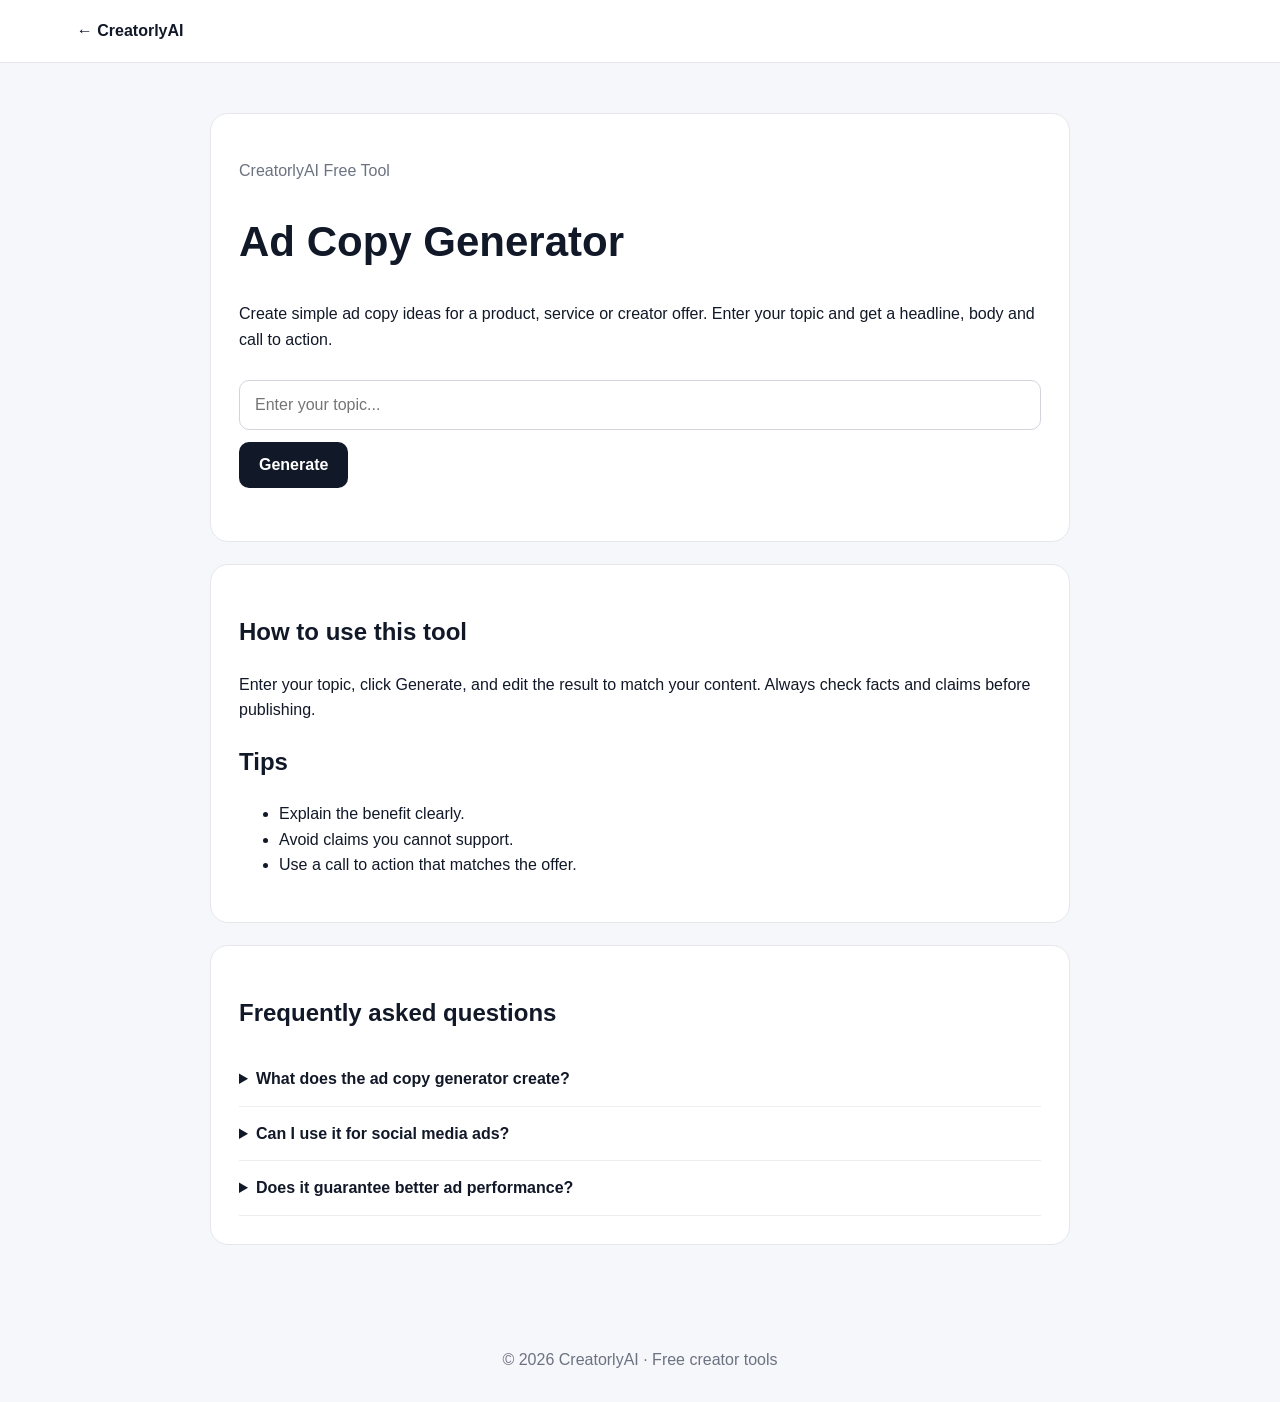
<file: ad-copy-generator/index.html>
<!doctype html>
<html lang="en">
<head>
<meta charset="utf-8">
<meta name="viewport" content="width=device-width,initial-scale=1">

<!-- Google tag (gtag.js) -->
<script async src="https://www.googletagmanager.com/gtag/js?id=G-PG16GCTCJ8"></script>
<script>
  window.dataLayer = window.dataLayer || [];
  function gtag(){dataLayer.push(arguments);}
  gtag('js', new Date());

  gtag('config', 'G-PG16GCTCJ8');
</script>

<title>Ad Copy Generator | CreatorlyAI</title>
<meta name="description" content="Create simple advertising copy ideas with CreatorlyAI's free Ad Copy Generator. Enter your product or topic and get a headline, body and call to action.">

<link rel="canonical" href="https://creatorlyai-search-console-ready.vercel.app/ad-copy-generator/">

<script type="application/ld+json">
{
  "@context":"https://schema.org",
  "@type":"BreadcrumbList",
  "itemListElement":[
    {
      "@type":"ListItem",
      "position":1,
      "name":"CreatorlyAI",
      "item":"https://creatorlyai-search-console-ready.vercel.app/"
    },
    {
      "@type":"ListItem",
      "position":2,
      "name":"Ad Copy Generator",
      "item":"https://creatorlyai-search-console-ready.vercel.app/ad-copy-generator/"
    }
  ]
}
</script>

<style>
*{box-sizing:border-box}
body{margin:0;font-family:Arial,sans-serif;background:#f6f7fb;color:#111827;line-height:1.6}
nav{padding:18px 6%;background:#fff;border-bottom:1px solid #e5e7eb}
nav a{text-decoration:none;color:#111827;font-weight:700}
main{max-width:900px;margin:auto;padding:50px 20px}
.card{background:#fff;border:1px solid #e5e7eb;border-radius:18px;padding:28px;margin-bottom:22px}
h1{font-size:42px;line-height:1.15}
input{width:100%;padding:15px;border:1px solid #d1d5db;border-radius:10px;font-size:16px;margin:12px 0}
button{border:0;border-radius:10px;padding:14px 20px;font-size:16px;font-weight:700;cursor:pointer;background:#111827;color:#fff}
.result-item{padding:14px 0;border-bottom:1px solid #eee}
details{padding:14px 0;border-bottom:1px solid #eee}
summary{cursor:pointer;font-weight:700}
footer{text-align:center;padding:30px;color:#6b7280}
.small{color:#6b7280}
</style>
</head>

<body>

<nav>
<a href="https://creatorlyai-search-console-ready.vercel.app/">← CreatorlyAI</a>
</nav>

<main>

<section class="card">
<p class="small">CreatorlyAI Free Tool</p>

<h1>Ad Copy Generator</h1>

<p>Create simple ad copy ideas for a product, service or creator offer. Enter your topic and get a headline, body and call to action.</p>

<input id="topic" placeholder="Enter your topic..." aria-label="Enter your topic">

<button id="generate">Generate</button>

<div id="result" style="margin-top:25px"></div>
</section>

<section class="card">

<h2>How to use this tool</h2>

<p>Enter your topic, click Generate, and edit the result to match your content. Always check facts and claims before publishing.</p>

<h2>Tips</h2>

<ul>
<li>Explain the benefit clearly.</li>
<li>Avoid claims you cannot support.</li>
<li>Use a call to action that matches the offer.</li>
</ul>

</section>

<section class="card">

<h2>Frequently asked questions</h2>

<details>
<summary>What does the ad copy generator create?</summary>
<p>It creates a headline, short body copy and call to action as a starting point for an advertisement.</p>
</details>

<details>
<summary>Can I use it for social media ads?</summary>
<p>Yes. You can adapt the generated copy for social media and other advertising formats.</p>
</details>

<details>
<summary>Does it guarantee better ad performance?</summary>
<p>No. Results depend on the offer, audience, creative, targeting and many other factors.</p>
</details>

</section>

</main>

<footer>
© 2026 CreatorlyAI · Free creator tools
</footer>

<script>
const TEMPLATES=[
'HEADLINE: Make {x} simpler.',
'BODY: Discover a simple way to get started with {x}. See what it can do and decide if it fits your needs.',
'CTA: Learn more today.'
];

function escapeHtml(s){
return String(s).replace(/[&<>"']/g,m=>({
"&":"&amp;",
"<":"&lt;",
">":"&gt;",
'"':"&quot;",
"'":"&#039;"
}[m]));
}

function show(data){
document.getElementById('result').innerHTML=
'<h2>Generated ideas</h2>'+
data.map(x=>'<div class="result-item">'+escapeHtml(x)+'</div>').join('');
}

document.getElementById('generate').addEventListener('click',()=>{
const x=document.getElementById('topic').value.trim();

if(!x){
document.getElementById('result').innerHTML='<p>Enter a topic first.</p>';
return;
}

show(
TEMPLATES.map(s=>
s.replaceAll('{x}',x)
.replaceAll('{base}',x.toLowerCase().replace(/[^a-z0-9]/g,''))
)
);
});

document.getElementById('topic').addEventListener('keydown',e=>{
if(e.key==='Enter'){
document.getElementById('generate').click();
}
});
</script>

</body>
</html>
</file>
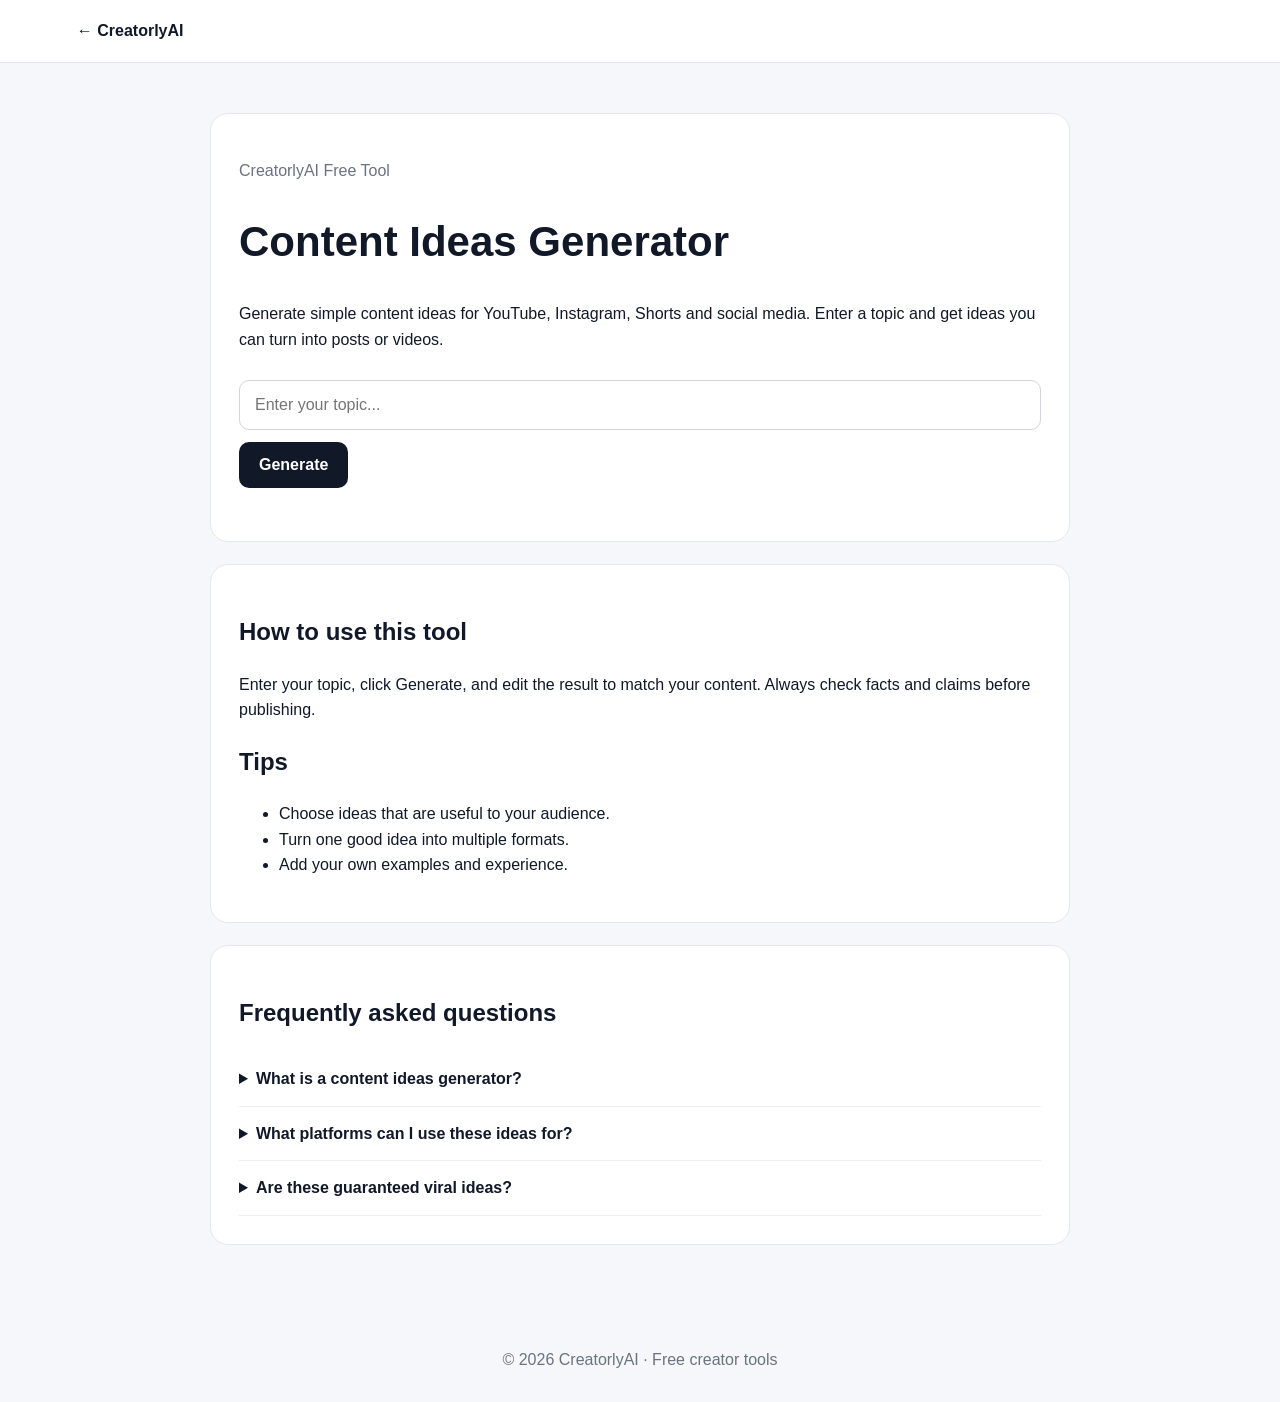
<file: content-ideas-generator/index.html>
<!doctype html>
<html lang="en">
<head>
<meta charset="utf-8">
<meta name="viewport" content="width=device-width,initial-scale=1">

<!-- Google tag (gtag.js) -->
<script async src="https://www.googletagmanager.com/gtag/js?id=G-PG16GCTCJ8"></script>
<script>
  window.dataLayer = window.dataLayer || [];
  function gtag(){dataLayer.push(arguments);}
  gtag('js', new Date());

  gtag('config', 'G-PG16GCTCJ8');
</script>

<title>Content Ideas Generator | CreatorlyAI</title>
<meta name="description" content="Generate content ideas with CreatorlyAI's free Content Ideas Generator. Enter a topic and get useful ideas for YouTube, Instagram and social media.">

<link rel="canonical" href="https://creatorlyai-search-console-ready.vercel.app/content-ideas-generator/">

<script type="application/ld+json">
{
  "@context":"https://schema.org",
  "@type":"BreadcrumbList",
  "itemListElement":[
    {
      "@type":"ListItem",
      "position":1,
      "name":"CreatorlyAI",
      "item":"https://creatorlyai-search-console-ready.vercel.app/"
    },
    {
      "@type":"ListItem",
      "position":2,
      "name":"Content Ideas Generator",
      "item":"https://creatorlyai-search-console-ready.vercel.app/content-ideas-generator/"
    }
  ]
}
</script>

<style>
*{box-sizing:border-box}
body{margin:0;font-family:Arial,sans-serif;background:#f6f7fb;color:#111827;line-height:1.6}
nav{padding:18px 6%;background:#fff;border-bottom:1px solid #e5e7eb}
nav a{text-decoration:none;color:#111827;font-weight:700}
main{max-width:900px;margin:auto;padding:50px 20px}
.card{background:#fff;border:1px solid #e5e7eb;border-radius:18px;padding:28px;margin-bottom:22px}
h1{font-size:42px;line-height:1.15}
input{width:100%;padding:15px;border:1px solid #d1d5db;border-radius:10px;font-size:16px;margin:12px 0}
button{border:0;border-radius:10px;padding:14px 20px;font-size:16px;font-weight:700;cursor:pointer;background:#111827;color:#fff}
.result-item{padding:14px 0;border-bottom:1px solid #eee}
details{padding:14px 0;border-bottom:1px solid #eee}
summary{cursor:pointer;font-weight:700}
footer{text-align:center;padding:30px;color:#6b7280}
.small{color:#6b7280}
</style>
</head>

<body>

<nav>
<a href="https://creatorlyai-search-console-ready.vercel.app/">← CreatorlyAI</a>
</nav>

<main>

<section class="card">
<p class="small">CreatorlyAI Free Tool</p>

<h1>Content Ideas Generator</h1>

<p>Generate simple content ideas for YouTube, Instagram, Shorts and social media. Enter a topic and get ideas you can turn into posts or videos.</p>

<input id="topic" placeholder="Enter your topic..." aria-label="Enter your topic">

<button id="generate">Generate</button>

<div id="result" style="margin-top:25px"></div>
</section>

<section class="card">

<h2>How to use this tool</h2>

<p>Enter your topic, click Generate, and edit the result to match your content. Always check facts and claims before publishing.</p>

<h2>Tips</h2>

<ul>
<li>Choose ideas that are useful to your audience.</li>
<li>Turn one good idea into multiple formats.</li>
<li>Add your own examples and experience.</li>
</ul>

</section>

<section class="card">

<h2>Frequently asked questions</h2>

<details>
<summary>What is a content ideas generator?</summary>
<p>It creates topic and format ideas that can help you plan future posts and videos.</p>
</details>

<details>
<summary>What platforms can I use these ideas for?</summary>
<p>The ideas can be adapted for YouTube, Shorts, Instagram, Reels and other social platforms.</p>
</details>

<details>
<summary>Are these guaranteed viral ideas?</summary>
<p>No. They are starting ideas. Audience interest and performance depend on many factors.</p>
</details>

</section>

</main>

<footer>
© 2026 CreatorlyAI · Free creator tools
</footer>

<script>
const TEMPLATES=[
'5 mistakes beginners make with {x}',
'A beginner’s guide to {x}',
'7 useful tips about {x}',
'Things I wish I knew about {x}',
'{x}: myths vs facts',
'How to improve at {x} step by step',
'A quick checklist for {x}'
];

function escapeHtml(s){
return String(s).replace(/[&<>"']/g,m=>({
"&":"&amp;",
"<":"&lt;",
">":"&gt;",
'"':"&quot;",
"'":"&#039;"
}[m]));
}

function show(data){
document.getElementById('result').innerHTML=
'<h2>Generated ideas</h2>'+
data.map(x=>'<div class="result-item">'+escapeHtml(x)+'</div>').join('');
}

document.getElementById('generate').addEventListener('click',()=>{
const x=document.getElementById('topic').value.trim();

if(!x){
document.getElementById('result').innerHTML='<p>Enter a topic first.</p>';
return;
}

show(
TEMPLATES.map(s=>
s.replaceAll('{x}',x)
.replaceAll('{base}',x.toLowerCase().replace(/[^a-z0-9]/g,''))
)
);
});

document.getElementById('topic').addEventListener('keydown',e=>{
if(e.key==='Enter'){
document.getElementById('generate').click();
}
});
</script>

</body>
</html>
</file>
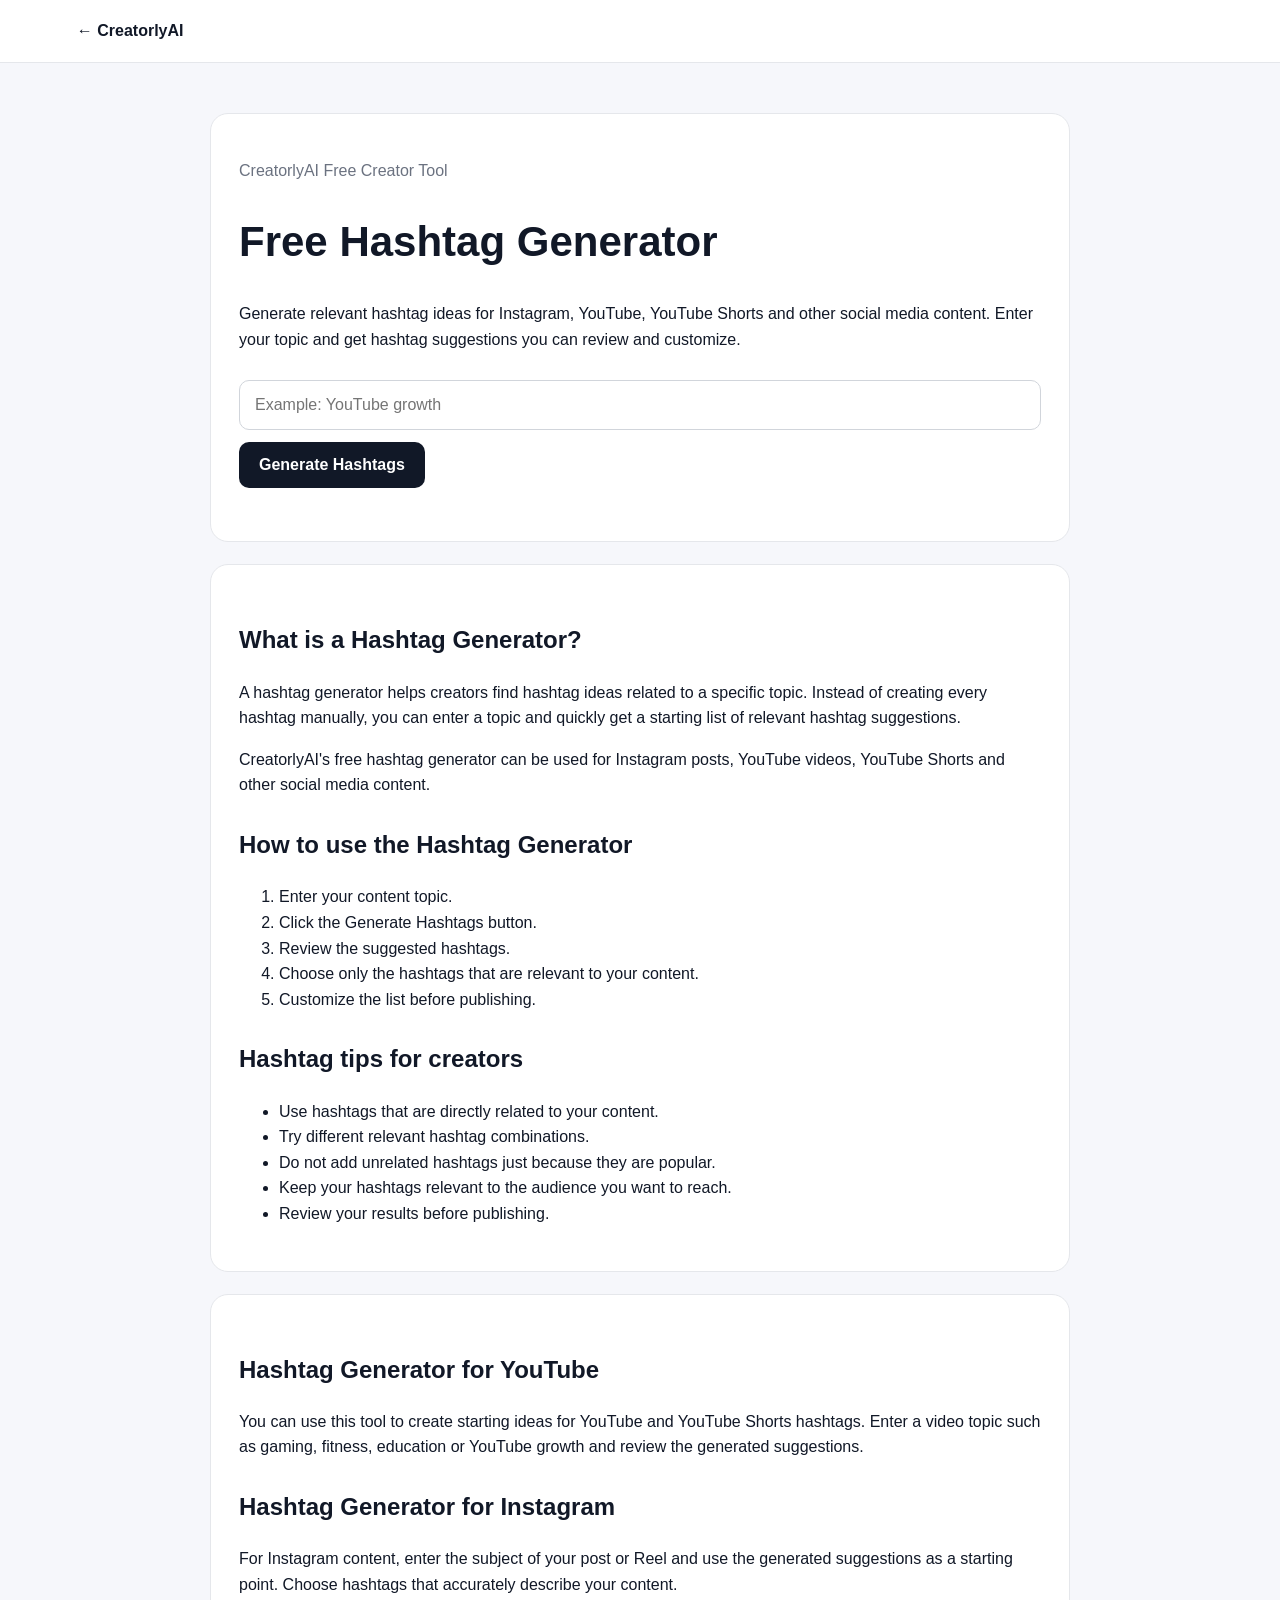
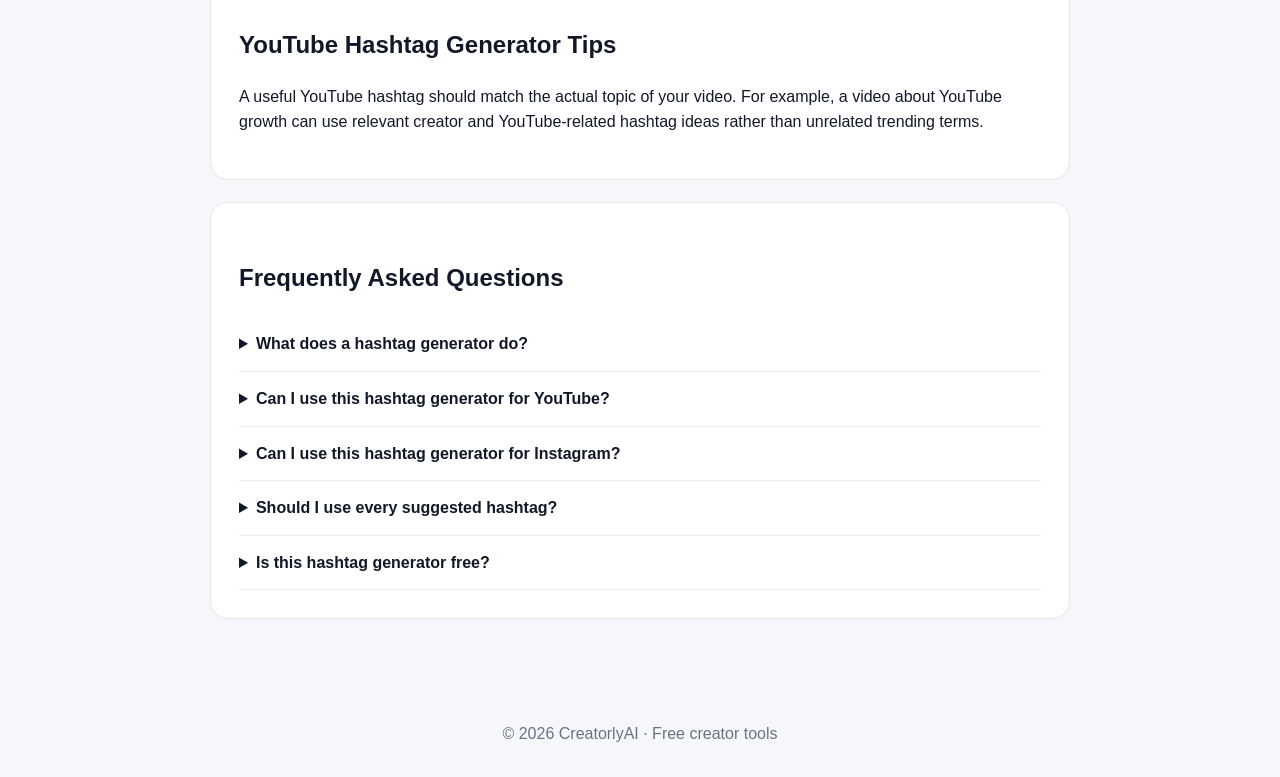
<file: hashtag-generator/index.html>
<!doctype html>
<html lang="en">
<head>
<meta charset="utf-8">
<meta name="viewport" content="width=device-width,initial-scale=1">

<!-- Google tag (gtag.js) -->
<script async src="https://www.googletagmanager.com/gtag/js?id=G-PG16GCTCJ8"></script>
<script>
  window.dataLayer = window.dataLayer || [];
  function gtag(){dataLayer.push(arguments);}
  gtag('js', new Date());

  gtag('config', 'G-PG16GCTCJ8');
</script>

<title>Hashtag Generator for Instagram & YouTube | CreatorlyAI</title>

<meta name="description" content="Free hashtag generator for Instagram, YouTube and Shorts. Generate relevant hashtag ideas for your content, review them and customize them before publishing.">

<link rel="canonical" href="https://creatorlyai-search-console-ready.vercel.app/hashtag-generator/">

<script type="application/ld+json">
{
  "@context":"https://schema.org",
  "@type":"BreadcrumbList",
  "itemListElement":[
    {
      "@type":"ListItem",
      "position":1,
      "name":"CreatorlyAI",
      "item":"https://creatorlyai-search-console-ready.vercel.app/"
    },
    {
      "@type":"ListItem",
      "position":2,
      "name":"Hashtag Generator",
      "item":"https://creatorlyai-search-console-ready.vercel.app/hashtag-generator/"
    }
  ]
}
</script>

<style>
*{box-sizing:border-box}

body{
  margin:0;
  font-family:Arial,sans-serif;
  background:#f6f7fb;
  color:#111827;
  line-height:1.6
}

nav{
  padding:18px 6%;
  background:#fff;
  border-bottom:1px solid #e5e7eb
}

nav a{
  text-decoration:none;
  color:#111827;
  font-weight:700
}

main{
  max-width:900px;
  margin:auto;
  padding:50px 20px
}

.card{
  background:#fff;
  border:1px solid #e5e7eb;
  border-radius:18px;
  padding:28px;
  margin-bottom:22px
}

h1{
  font-size:42px;
  line-height:1.15
}

h2{
  margin-top:28px
}

input{
  width:100%;
  padding:15px;
  border:1px solid #d1d5db;
  border-radius:10px;
  font-size:16px;
  margin:12px 0
}

button{
  border:0;
  border-radius:10px;
  padding:14px 20px;
  font-size:16px;
  font-weight:700;
  cursor:pointer;
  background:#111827;
  color:#fff
}

.result-item{
  padding:14px 0;
  border-bottom:1px solid #eee;
  font-weight:600
}

details{
  padding:14px 0;
  border-bottom:1px solid #eee
}

summary{
  cursor:pointer;
  font-weight:700
}

footer{
  text-align:center;
  padding:30px;
  color:#6b7280
}

.small{
  color:#6b7280
}
</style>
</head>

<body>

<nav>
<a href="https://creatorlyai-search-console-ready.vercel.app/">
← CreatorlyAI
</a>
</nav>

<main>

<section class="card">

<p class="small">CreatorlyAI Free Creator Tool</p>

<h1>Free Hashtag Generator</h1>

<p>
Generate relevant hashtag ideas for Instagram, YouTube, YouTube Shorts and other social media content. Enter your topic and get hashtag suggestions you can review and customize.
</p>

<input
id="topic"
placeholder="Example: YouTube growth"
aria-label="Enter your topic"
>

<button id="generate">Generate Hashtags</button>

<div id="result" style="margin-top:25px"></div>

</section>

<section class="card">

<h2>What is a Hashtag Generator?</h2>

<p>
A hashtag generator helps creators find hashtag ideas related to a specific topic. Instead of creating every hashtag manually, you can enter a topic and quickly get a starting list of relevant hashtag suggestions.
</p>

<p>
CreatorlyAI's free hashtag generator can be used for Instagram posts, YouTube videos, YouTube Shorts and other social media content.
</p>

<h2>How to use the Hashtag Generator</h2>

<ol>
<li>Enter your content topic.</li>
<li>Click the Generate Hashtags button.</li>
<li>Review the suggested hashtags.</li>
<li>Choose only the hashtags that are relevant to your content.</li>
<li>Customize the list before publishing.</li>
</ol>

<h2>Hashtag tips for creators</h2>

<ul>
<li>Use hashtags that are directly related to your content.</li>
<li>Try different relevant hashtag combinations.</li>
<li>Do not add unrelated hashtags just because they are popular.</li>
<li>Keep your hashtags relevant to the audience you want to reach.</li>
<li>Review your results before publishing.</li>
</ul>

</section>

<section class="card">

<h2>Hashtag Generator for YouTube</h2>

<p>
You can use this tool to create starting ideas for YouTube and YouTube Shorts hashtags. Enter a video topic such as gaming, fitness, education or YouTube growth and review the generated suggestions.
</p>

<h2>Hashtag Generator for Instagram</h2>

<p>
For Instagram content, enter the subject of your post or Reel and use the generated suggestions as a starting point. Choose hashtags that accurately describe your content.
</p>

<h2>YouTube Hashtag Generator Tips</h2>

<p>
A useful YouTube hashtag should match the actual topic of your video. For example, a video about YouTube growth can use relevant creator and YouTube-related hashtag ideas rather than unrelated trending terms.
</p>

</section>

<section class="card">

<h2>Frequently Asked Questions</h2>

<details>
<summary>What does a hashtag generator do?</summary>
<p>
A hashtag generator creates hashtag ideas based on the topic you enter.
</p>
</details>

<details>
<summary>Can I use this hashtag generator for YouTube?</summary>
<p>
Yes. You can use the suggestions as a starting point for YouTube videos and YouTube Shorts.
</p>
</details>

<details>
<summary>Can I use this hashtag generator for Instagram?</summary>
<p>
Yes. You can generate ideas for Instagram posts and other social media content.
</p>
</details>

<details>
<summary>Should I use every suggested hashtag?</summary>
<p>
No. Review the suggestions and select only hashtags that are relevant to your specific content.
</p>
</details>

<details>
<summary>Is this hashtag generator free?</summary>
<p>
Yes. The CreatorlyAI hashtag generator is available as a free browser-based creator tool.
</p>
</details>

</section>

</main>

<footer>
© 2026 CreatorlyAI · Free creator tools
</footer>

<script>

function escapeHtml(s){
  return String(s).replace(/[&<>"']/g,m=>({
    "&":"&amp;",
    "<":"&lt;",
    ">":"&gt;",
    '"':"&quot;",
    "'":"&#039;"
  }[m]));
}

function show(data){
  document.getElementById("result").innerHTML =
    "<h2>Generated Hashtag Ideas</h2>" +
    data.map(x =>
      '<div class="result-item">'+escapeHtml(x)+'</div>'
    ).join("");
}

document.getElementById("generate").addEventListener("click",()=>{

  const x=document.getElementById("topic").value.trim();

  if(!x){
    document.getElementById("result").innerHTML=
      "<p>Enter a topic first.</p>";
    return;
  }

  const words=x
    .toLowerCase()
    .replace(/[^a-z0-9 ]/g,"")
    .trim()
    .split(/\s+/)
    .filter(Boolean);

  const base=words.join("");

  show([
    "#"+base,
    "#"+base+"creator",
    "#"+base+"tips",
    "#"+base+"content",
    "#contentcreator",
    "#socialmedia",
    "#youtubetips",
    "#creator"
  ]);

});

document.getElementById("topic").addEventListener("keydown",e=>{
  if(e.key==="Enter"){
    document.getElementById("generate").click();
  }
});

</script>

</body>
</html>
</file>
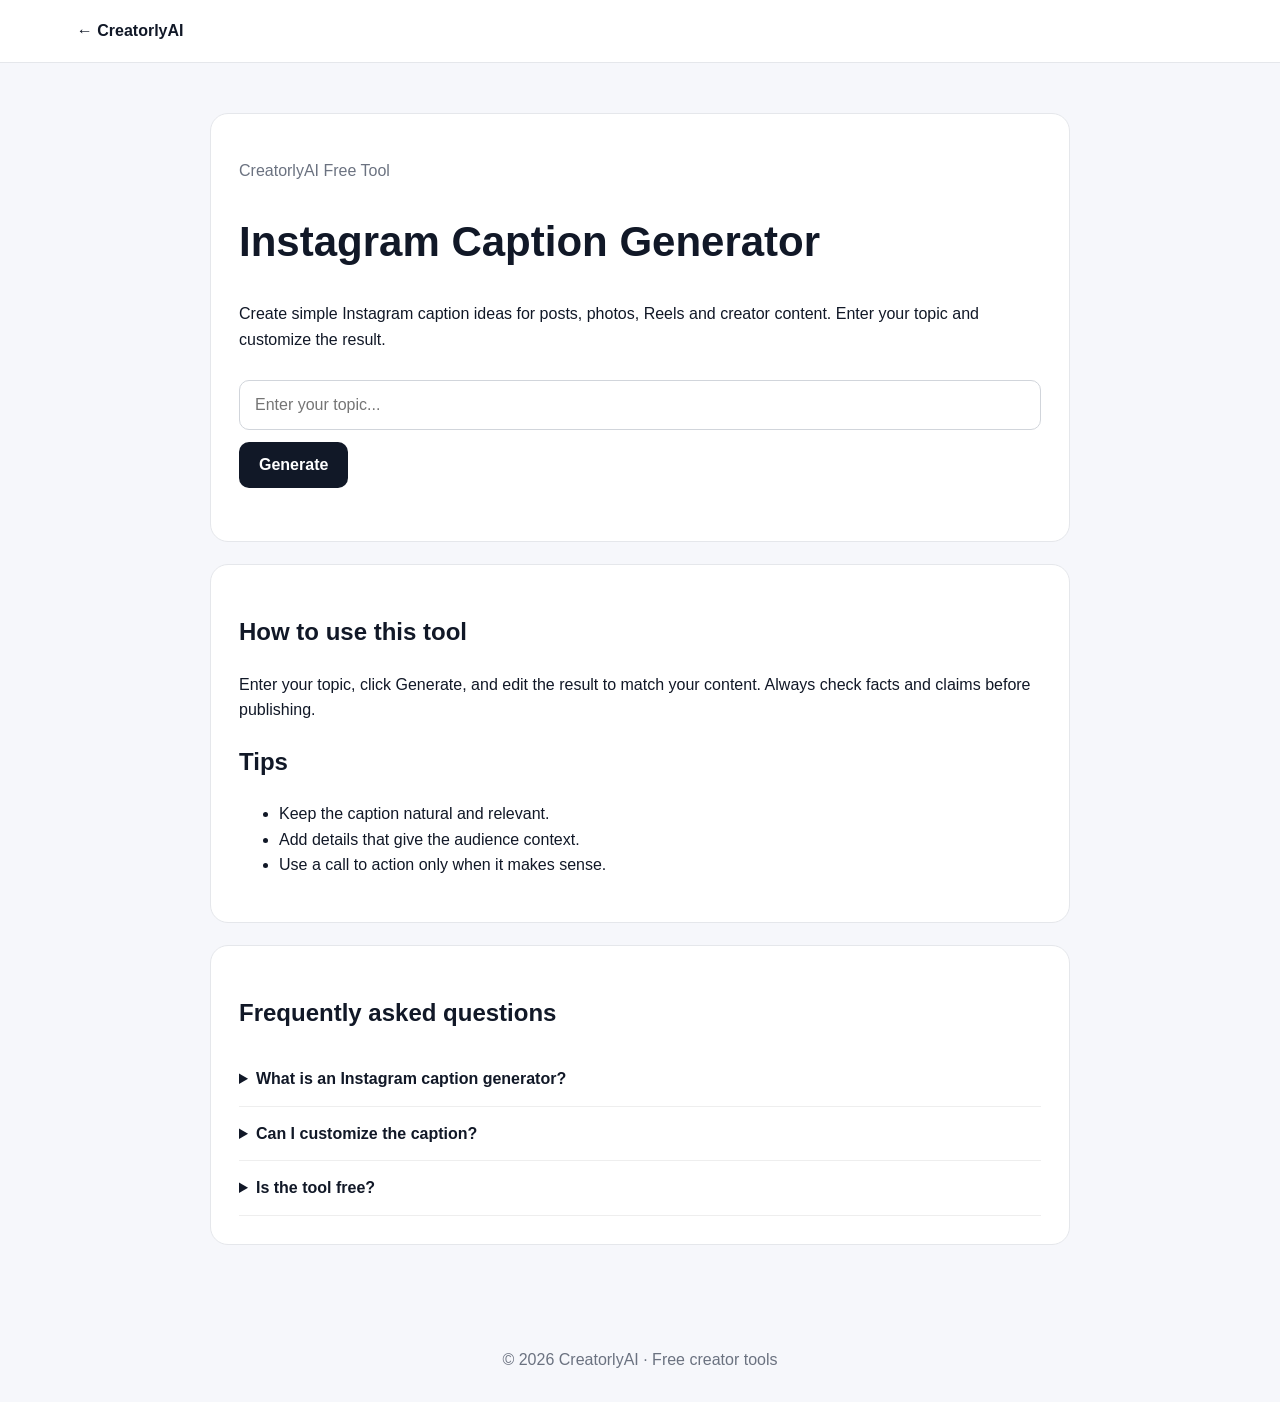
<file: instagram-caption-generator/index.html>
<!doctype html>
<html lang="en">
<head>
<meta charset="utf-8">
<meta name="viewport" content="width=device-width,initial-scale=1">

<!-- Google tag (gtag.js) -->
<script async src="https://www.googletagmanager.com/gtag/js?id=G-PG16GCTCJ8"></script>
<script>
  window.dataLayer = window.dataLayer || [];
  function gtag(){dataLayer.push(arguments);}
  gtag('js', new Date());

  gtag('config', 'G-PG16GCTCJ8');
</script>

<title>Instagram Caption Generator | CreatorlyAI</title>
<meta name="description" content="Create Instagram caption ideas with CreatorlyAI's free Instagram Caption Generator. Enter your topic and get a caption you can edit for your post.">

<link rel="canonical" href="https://creatorlyai-search-console-ready.vercel.app/instagram-caption-generator/">

<script type="application/ld+json">
{
  "@context":"https://schema.org",
  "@type":"BreadcrumbList",
  "itemListElement":[
    {
      "@type":"ListItem",
      "position":1,
      "name":"CreatorlyAI",
      "item":"https://creatorlyai-search-console-ready.vercel.app/"
    },
    {
      "@type":"ListItem",
      "position":2,
      "name":"Instagram Caption Generator",
      "item":"https://creatorlyai-search-console-ready.vercel.app/instagram-caption-generator/"
    }
  ]
}
</script>

<style>
*{box-sizing:border-box}
body{margin:0;font-family:Arial,sans-serif;background:#f6f7fb;color:#111827;line-height:1.6}
nav{padding:18px 6%;background:#fff;border-bottom:1px solid #e5e7eb}
nav a{text-decoration:none;color:#111827;font-weight:700}
main{max-width:900px;margin:auto;padding:50px 20px}
.card{background:#fff;border:1px solid #e5e7eb;border-radius:18px;padding:28px;margin-bottom:22px}
h1{font-size:42px;line-height:1.15}
input{width:100%;padding:15px;border:1px solid #d1d5db;border-radius:10px;font-size:16px;margin:12px 0}
button{border:0;border-radius:10px;padding:14px 20px;font-size:16px;font-weight:700;cursor:pointer;background:#111827;color:#fff}
.result-item{padding:14px 0;border-bottom:1px solid #eee}
details{padding:14px 0;border-bottom:1px solid #eee}
summary{cursor:pointer;font-weight:700}
footer{text-align:center;padding:30px;color:#6b7280}
.small{color:#6b7280}
</style>
</head>

<body>

<nav>
<a href="https://creatorlyai-search-console-ready.vercel.app/">← CreatorlyAI</a>
</nav>

<main>

<section class="card">
<p class="small">CreatorlyAI Free Tool</p>

<h1>Instagram Caption Generator</h1>

<p>Create simple Instagram caption ideas for posts, photos, Reels and creator content. Enter your topic and customize the result.</p>

<input id="topic" placeholder="Enter your topic..." aria-label="Enter your topic">

<button id="generate">Generate</button>

<div id="result" style="margin-top:25px"></div>
</section>

<section class="card">

<h2>How to use this tool</h2>

<p>Enter your topic, click Generate, and edit the result to match your content. Always check facts and claims before publishing.</p>

<h2>Tips</h2>

<ul>
<li>Keep the caption natural and relevant.</li>
<li>Add details that give the audience context.</li>
<li>Use a call to action only when it makes sense.</li>
</ul>

</section>

<section class="card">

<h2>Frequently asked questions</h2>

<details>
<summary>What is an Instagram caption generator?</summary>
<p>It creates starting caption ideas from a topic so you can edit them for your Instagram post or Reel.</p>
</details>

<details>
<summary>Can I customize the caption?</summary>
<p>Yes. The generated caption is only a starting point.</p>
</details>

<details>
<summary>Is the tool free?</summary>
<p>Yes. It is available as a free browser-based CreatorlyAI tool.</p>
</details>

</section>

</main>

<footer>
© 2026 CreatorlyAI · Free creator tools
</footer>

<script>
const TEMPLATES=[
'✨ {x} — creating, learning and sharing one step at a time. What do you think?',
'Building something around {x} and enjoying the process. Save this post if you want to come back to it later.',
'A little update on {x} 🚀 More experiments, more learning, more progress.'
];

function escapeHtml(s){
return String(s).replace(/[&<>"']/g,m=>({
"&":"&amp;",
"<":"&lt;",
">":"&gt;",
'"':"&quot;",
"'":"&#039;"
}[m]));
}

function show(data){
document.getElementById('result').innerHTML=
'<h2>Generated ideas</h2>'+
data.map(x=>'<div class="result-item">'+escapeHtml(x)+'</div>').join('');
}

document.getElementById('generate').addEventListener('click',()=>{
const x=document.getElementById('topic').value.trim();

if(!x){
document.getElementById('result').innerHTML='<p>Enter a topic first.</p>';
return;
}

show(
TEMPLATES.map(s=>
s.replaceAll('{x}',x)
.replaceAll('{base}',x.toLowerCase().replace(/[^a-z0-9]/g,''))
)
);
});

document.getElementById('topic').addEventListener('keydown',e=>{
if(e.key==='Enter'){
document.getElementById('generate').click();
}
});
</script>

</body>
</html>
</file>
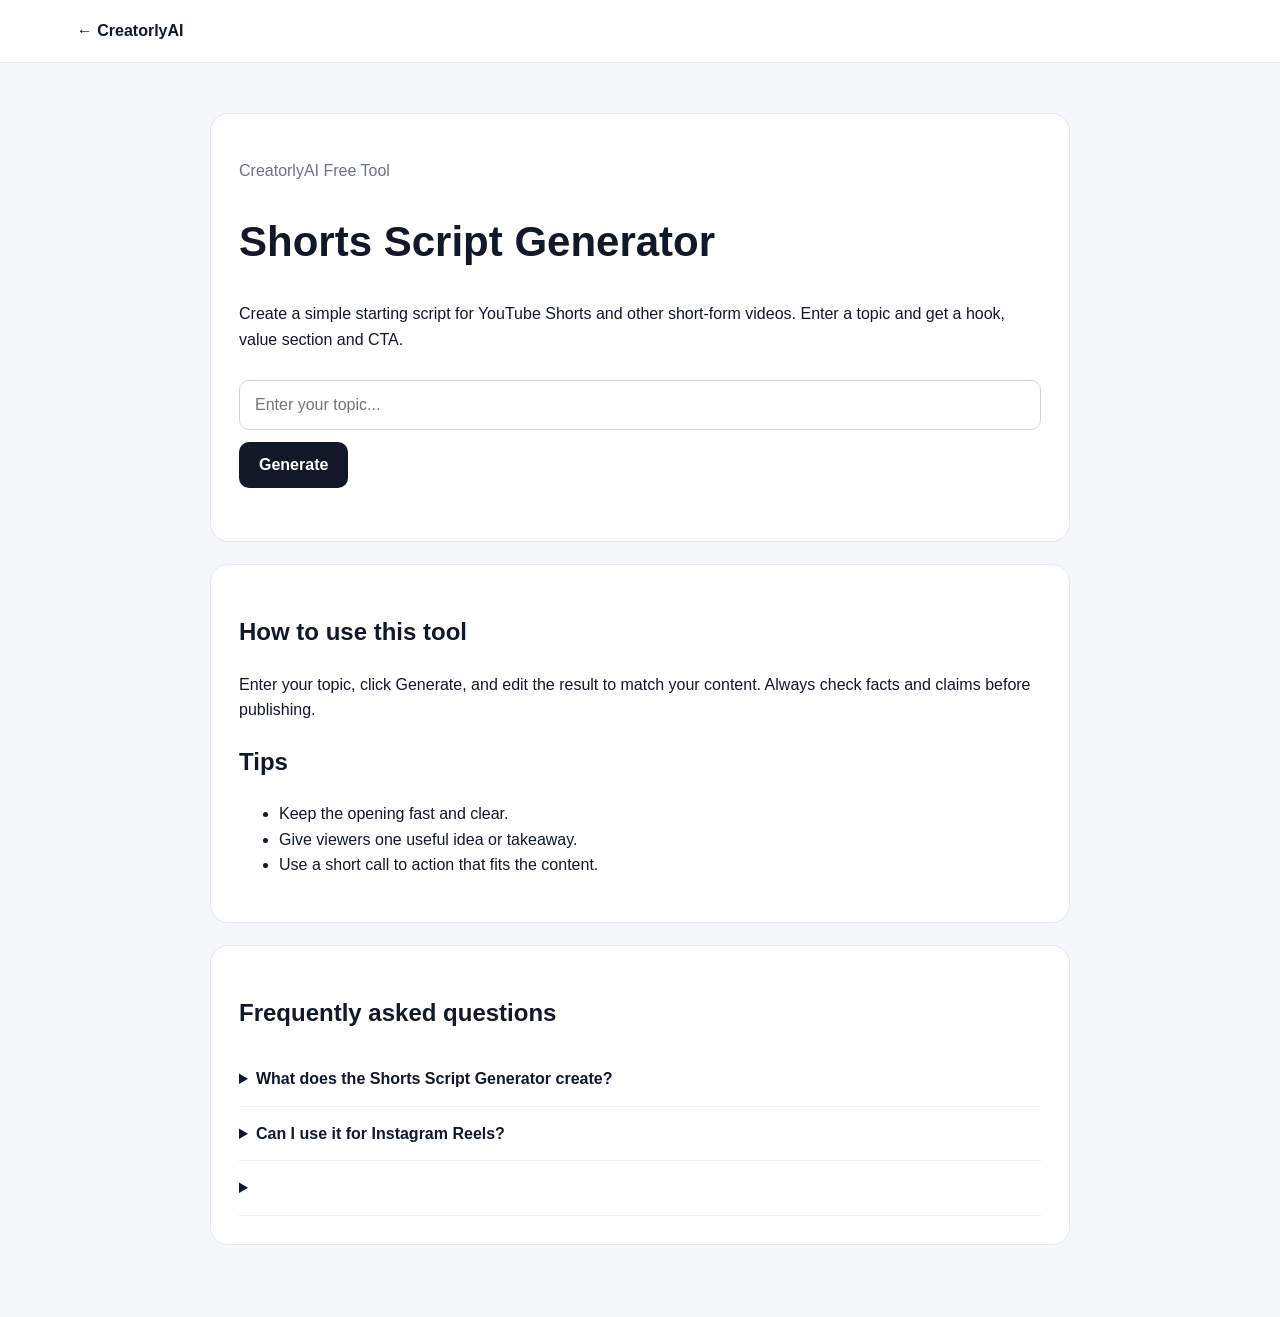
<file: shorts-script-generator/index.html>
<!doctype html>
<html lang="en">
<head>
<meta charset="utf-8">
<meta name="viewport" content="width=device-width,initial-scale=1">

<!-- Google tag (gtag.js) -->
<script async src="https://www.googletagmanager.com/gtag/js?id=G-PG16GCTCJ8"></script>
<script>
  window.dataLayer = window.dataLayer || [];
  function gtag(){dataLayer.push(arguments);}
  gtag('js', new Date());

  gtag('config', 'G-PG16GCTCJ8');
</script>

<title>Shorts Script Generator | CreatorlyAI</title>
<meta name="description" content="Create simple YouTube Shorts script ideas with CreatorlyAI's free Shorts Script Generator. Get a hook, value section and call to action from your topic.">

<link rel="canonical" href="https://creatorlyai-search-console-ready.vercel.app/shorts-script-generator/">

<script type="application/ld+json">
{
  "@context":"https://schema.org",
  "@type":"BreadcrumbList",
  "itemListElement":[
    {
      "@type":"ListItem",
      "position":1,
      "name":"CreatorlyAI",
      "item":"https://creatorlyai-search-console-ready.vercel.app/"
    },
    {
      "@type":"ListItem",
      "position":2,
      "name":"Shorts Script Generator",
      "item":"https://creatorlyai-search-console-ready.vercel.app/shorts-script-generator/"
    }
  ]
}
</script>

<style>
*{box-sizing:border-box}
body{margin:0;font-family:Arial,sans-serif;background:#f6f7fb;color:#111827;line-height:1.6}
nav{padding:18px 6%;background:#fff;border-bottom:1px solid #e5e7eb}
nav a{text-decoration:none;color:#111827;font-weight:700}
main{max-width:900px;margin:auto;padding:50px 20px}
.card{background:#fff;border:1px solid #e5e7eb;border-radius:18px;padding:28px;margin-bottom:22px}
h1{font-size:42px;line-height:1.15}
input{width:100%;padding:15px;border:1px solid #d1d5db;border-radius:10px;font-size:16px;margin:12px 0}
button{border:0;border-radius:10px;padding:14px 20px;font-size:16px;font-weight:700;cursor:pointer;background:#111827;color:#fff}
.result-item{padding:14px 0;border-bottom:1px solid #eee}
details{padding:14px 0;border-bottom:1px solid #eee}
summary{cursor:pointer;font-weight:700}
footer{text-align:center;padding:30px;color:#6b7280}
.small{color:#6b7280}
</style>
</head>

<body>

<nav>
<a href="https://creatorlyai-search-console-ready.vercel.app/">← CreatorlyAI</a>
</nav>

<main>

<section class="card">
<p class="small">CreatorlyAI Free Tool</p>

<h1>Shorts Script Generator</h1>

<p>Create a simple starting script for YouTube Shorts and other short-form videos. Enter a topic and get a hook, value section and CTA.</p>

<input id="topic" placeholder="Enter your topic..." aria-label="Enter your topic">

<button id="generate">Generate</button>

<div id="result" style="margin-top:25px"></div>
</section>

<section class="card">

<h2>How to use this tool</h2>

<p>Enter your topic, click Generate, and edit the result to match your content. Always check facts and claims before publishing.</p>

<h2>Tips</h2>

<ul>
<li>Keep the opening fast and clear.</li>
<li>Give viewers one useful idea or takeaway.</li>
<li>Use a short call to action that fits the content.</li>
</ul>

</section>

<section class="card">

<h2>Frequently asked questions</h2>

<details>
<summary>What does the Shorts Script Generator create?</summary>
<p>It creates a simple hook, value section and call to action that you can edit into a final short-form script.</p>
</details>

<details>
<summary>Can I use it for Instagram Reels?</summary>
<p>Yes. The structure can also be adapted for Reels and other short videos.</p>
</details>

<details>
<summary>
</file>
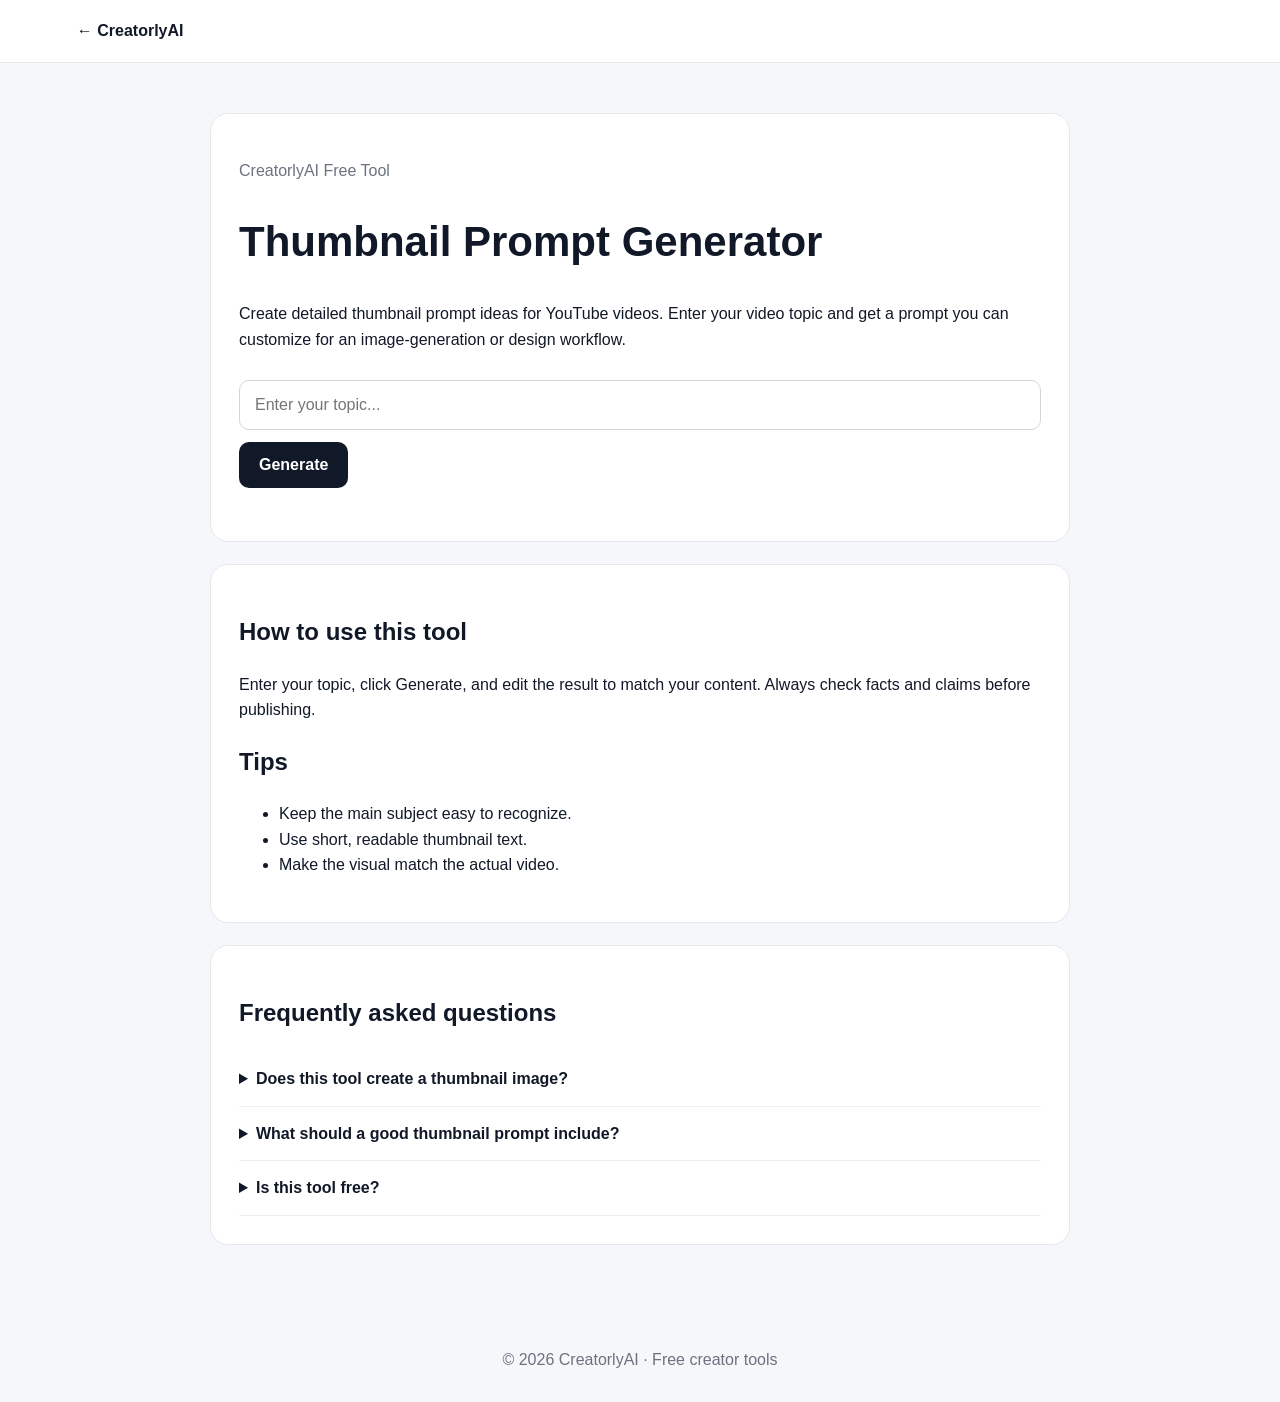
<file: thumbnail-prompt-generator/index.html>
<!doctype html>
<html lang="en">
<head>
<meta charset="utf-8">
<meta name="viewport" content="width=device-width,initial-scale=1">

<!-- Google tag (gtag.js) -->
<script async src="https://www.googletagmanager.com/gtag/js?id=G-PG16GCTCJ8"></script>
<script>
  window.dataLayer = window.dataLayer || [];
  function gtag(){dataLayer.push(arguments);}
  gtag('js', new Date());

  gtag('config', 'G-PG16GCTCJ8');
</script>

<title>Thumbnail Prompt Generator | CreatorlyAI</title>
<meta name="description" content="Create YouTube thumbnail prompt ideas with CreatorlyAI's free Thumbnail Prompt Generator. Enter a topic and get a detailed prompt you can customize.">

<link rel="canonical" href="https://creatorlyai-search-console-ready.vercel.app/thumbnail-prompt-generator/">

<script type="application/ld+json">
{
  "@context":"https://schema.org",
  "@type":"BreadcrumbList",
  "itemListElement":[
    {
      "@type":"ListItem",
      "position":1,
      "name":"CreatorlyAI",
      "item":"https://creatorlyai-search-console-ready.vercel.app/"
    },
    {
      "@type":"ListItem",
      "position":2,
      "name":"Thumbnail Prompt Generator",
      "item":"https://creatorlyai-search-console-ready.vercel.app/thumbnail-prompt-generator/"
    }
  ]
}
</script>

<style>
*{box-sizing:border-box}
body{margin:0;font-family:Arial,sans-serif;background:#f6f7fb;color:#111827;line-height:1.6}
nav{padding:18px 6%;background:#fff;border-bottom:1px solid #e5e7eb}
nav a{text-decoration:none;color:#111827;font-weight:700}
main{max-width:900px;margin:auto;padding:50px 20px}
.card{background:#fff;border:1px solid #e5e7eb;border-radius:18px;padding:28px;margin-bottom:22px}
h1{font-size:42px;line-height:1.15}
input{width:100%;padding:15px;border:1px solid #d1d5db;border-radius:10px;font-size:16px;margin:12px 0}
button{border:0;border-radius:10px;padding:14px 20px;font-size:16px;font-weight:700;cursor:pointer;background:#111827;color:#fff}
.result-item{padding:14px 0;border-bottom:1px solid #eee}
details{padding:14px 0;border-bottom:1px solid #eee}
summary{cursor:pointer;font-weight:700}
footer{text-align:center;padding:30px;color:#6b7280}
.small{color:#6b7280}
</style>
</head>

<body>

<nav>
<a href="https://creatorlyai-search-console-ready.vercel.app/">← CreatorlyAI</a>
</nav>

<main>

<section class="card">
<p class="small">CreatorlyAI Free Tool</p>

<h1>Thumbnail Prompt Generator</h1>

<p>Create detailed thumbnail prompt ideas for YouTube videos. Enter your video topic and get a prompt you can customize for an image-generation or design workflow.</p>

<input id="topic" placeholder="Enter your topic..." aria-label="Enter your topic">

<button id="generate">Generate</button>

<div id="result" style="margin-top:25px"></div>
</section>

<section class="card">

<h2>How to use this tool</h2>

<p>Enter your topic, click Generate, and edit the result to match your content. Always check facts and claims before publishing.</p>

<h2>Tips</h2>

<ul>
<li>Keep the main subject easy to recognize.</li>
<li>Use short, readable thumbnail text.</li>
<li>Make the visual match the actual video.</li>
</ul>

</section>

<section class="card">

<h2>Frequently asked questions</h2>

<details>
<summary>Does this tool create a thumbnail image?</summary>
<p>No. It creates a text prompt. You can use the prompt in an image or design tool of your choice.</p>
</details>

<details>
<summary>What should a good thumbnail prompt include?</summary>
<p>It can describe the subject, composition, mood, lighting, background and short thumbnail text.</p>
</details>

<details>
<summary>Is this tool free?</summary>
<p>Yes. The tool is free to use in your browser.</p>
</details>

</section>

</main>

<footer>
© 2026 CreatorlyAI · Free creator tools
</footer>

<script>
const TEMPLATES=[
'YouTube thumbnail for “{x}”, bold main subject in the center, strong facial expression or clear visual action, simple high-contrast background, large readable 2–4 word text, clean composition, dramatic lighting, professional creator style, designed to be clear at small size.'
];

function escapeHtml(s){
return String(s).replace(/[&<>"']/g,m=>({
"&":"&amp;",
"<":"&lt;",
">":"&gt;",
'"':"&quot;",
"'":"&#039;"
}[m]));
}

function show(data){
document.getElementById('result').innerHTML=
'<h2>Generated ideas</h2>'+
data.map(x=>'<div class="result-item">'+escapeHtml(x)+'</div>').join('');
}

document.getElementById('generate').addEventListener('click',()=>{
const x=document.getElementById('topic').value.trim();

if(!x){
document.getElementById('result').innerHTML='<p>Enter a topic first.</p>';
return;
}

show(
TEMPLATES.map(s=>
s.replaceAll('{x}',x)
.replaceAll('{base}',x.toLowerCase().replace(/[^a-z0-9]/g,''))
)
);
});

document.getElementById('topic').addEventListener('keydown',e=>{
if(e.key==='Enter'){
document.getElementById('generate').click();
}
});
</script>

</body>
</html>
</file>
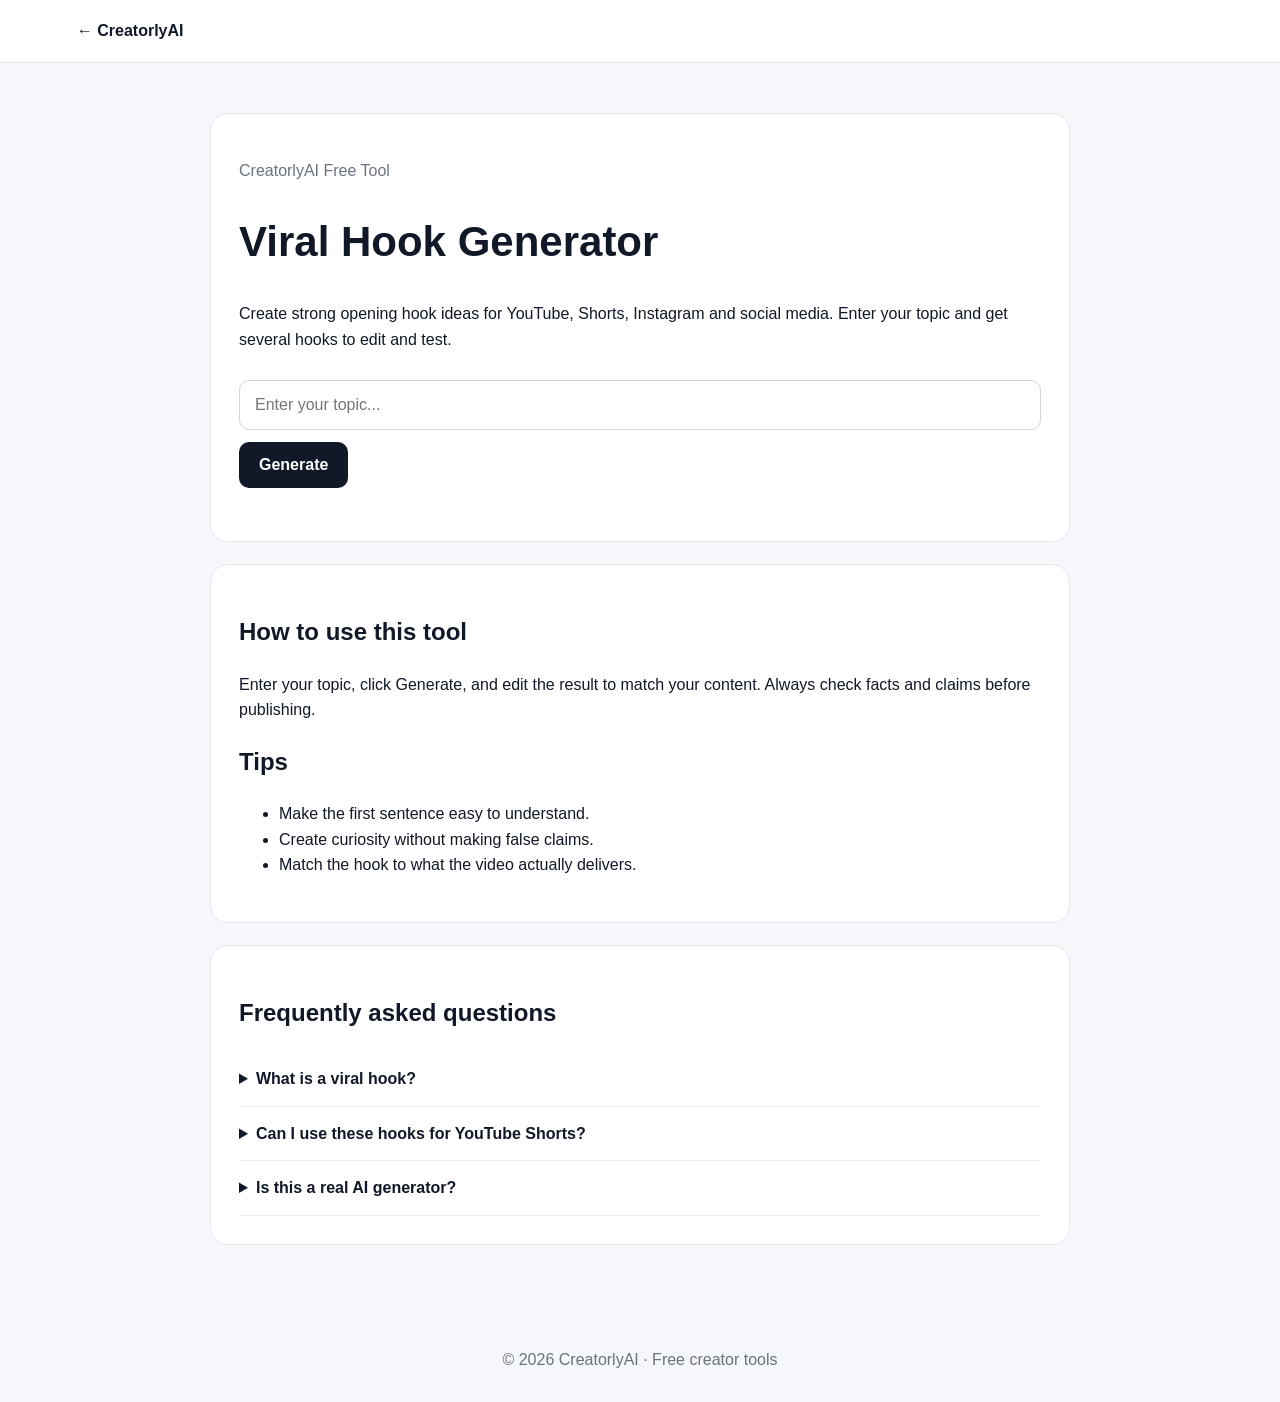
<file: viral-hook-generator/index.html>
<!doctype html>
<html lang="en">
<head>
<meta charset="utf-8">
<meta name="viewport" content="width=device-width,initial-scale=1">

<!-- Google tag (gtag.js) -->
<script async src="https://www.googletagmanager.com/gtag/js?id=G-PG16GCTCJ8"></script>
<script>
  window.dataLayer = window.dataLayer || [];
  function gtag(){dataLayer.push(arguments);}
  gtag('js', new Date());

  gtag('config', 'G-PG16GCTCJ8');
</script>

<title>Viral Hook Generator | CreatorlyAI</title>
<meta name="description" content="Create engaging video and social media hook ideas with CreatorlyAI's free Viral Hook Generator. Enter your topic and get multiple hook ideas.">

<link rel="canonical" href="https://creatorlyai-search-console-ready.vercel.app/viral-hook-generator/">

<script type="application/ld+json">
{
  "@context":"https://schema.org",
  "@type":"BreadcrumbList",
  "itemListElement":[
    {
      "@type":"ListItem",
      "position":1,
      "name":"CreatorlyAI",
      "item":"https://creatorlyai-search-console-ready.vercel.app/"
    },
    {
      "@type":"ListItem",
      "position":2,
      "name":"Viral Hook Generator",
      "item":"https://creatorlyai-search-console-ready.vercel.app/viral-hook-generator/"
    }
  ]
}
</script>

<style>
*{box-sizing:border-box}
body{margin:0;font-family:Arial,sans-serif;background:#f6f7fb;color:#111827;line-height:1.6}
nav{padding:18px 6%;background:#fff;border-bottom:1px solid #e5e7eb}
nav a{text-decoration:none;color:#111827;font-weight:700}
main{max-width:900px;margin:auto;padding:50px 20px}
.card{background:#fff;border:1px solid #e5e7eb;border-radius:18px;padding:28px;margin-bottom:22px}
h1{font-size:42px;line-height:1.15}
input{width:100%;padding:15px;border:1px solid #d1d5db;border-radius:10px;font-size:16px;margin:12px 0}
button{border:0;border-radius:10px;padding:14px 20px;font-size:16px;font-weight:700;cursor:pointer;background:#111827;color:#fff}
.result-item{padding:14px 0;border-bottom:1px solid #eee}
details{padding:14px 0;border-bottom:1px solid #eee}
summary{cursor:pointer;font-weight:700}
footer{text-align:center;padding:30px;color:#6b7280}
.small{color:#6b7280}
</style>
</head>

<body>

<nav>
<a href="https://creatorlyai-search-console-ready.vercel.app/">← CreatorlyAI</a>
</nav>

<main>

<section class="card">
<p class="small">CreatorlyAI Free Tool</p>

<h1>Viral Hook Generator</h1>

<p>Create strong opening hook ideas for YouTube, Shorts, Instagram and social media. Enter your topic and get several hooks to edit and test.</p>

<input id="topic" placeholder="Enter your topic..." aria-label="Enter your topic">

<button id="generate">Generate</button>

<div id="result" style="margin-top:25px"></div>
</section>

<section class="card">

<h2>How to use this tool</h2>

<p>Enter your topic, click Generate, and edit the result to match your content. Always check facts and claims before publishing.</p>

<h2>Tips</h2>

<ul>
<li>Make the first sentence easy to understand.</li>
<li>Create curiosity without making false claims.</li>
<li>Match the hook to what the video actually delivers.</li>
</ul>

</section>

<section class="card">

<h2>Frequently asked questions</h2>

<details>
<summary>What is a viral hook?</summary>
<p>A hook is the opening idea or sentence designed to make viewers interested in continuing to watch.</p>
</details>

<details>
<summary>Can I use these hooks for YouTube Shorts?</summary>
<p>Yes. You can adapt the generated hooks for Shorts, Reels and other short-form videos.</p>
</details>

<details>
<summary>Is this a real AI generator?</summary>
<p>No. This free tool uses browser-based templates to create starting ideas.</p>
</details>

</section>

</main>

<footer>
© 2026 CreatorlyAI · Free creator tools
</footer>

<script>
const TEMPLATES=[
'Stop scrolling: here’s what you need to know about {x}.',
'Most people get {x} wrong — here’s a simpler way.',
'I wish I knew this before I started with {x}.',
'Before you try {x}, watch this first.',
'Here’s the part about {x} that nobody explains clearly.'
];

function escapeHtml(s){
return String(s).replace(/[&<>"']/g,m=>({
"&":"&amp;",
"<":"&lt;",
">":"&gt;",
'"':"&quot;",
"'":"&#039;"
}[m]));
}

function show(data){
document.getElementById('result').innerHTML=
'<h2>Generated ideas</h2>'+
data.map(x=>'<div class="result-item">'+escapeHtml(x)+'</div>').join('');
}

document.getElementById('generate').addEventListener('click',()=>{
const x=document.getElementById('topic').value.trim();

if(!x){
document.getElementById('result').innerHTML='<p>Enter a topic first.</p>';
return;
}

show(
TEMPLATES.map(s=>
s.replaceAll('{x}',x)
.replaceAll('{base}',x.toLowerCase().replace(/[^a-z0-9]/g,''))
)
);
});

document.getElementById('topic').addEventListener('keydown',e=>{
if(e.key==='Enter'){
document.getElementById('generate').click();
}
});
</script>

</body>
</html>
</file>
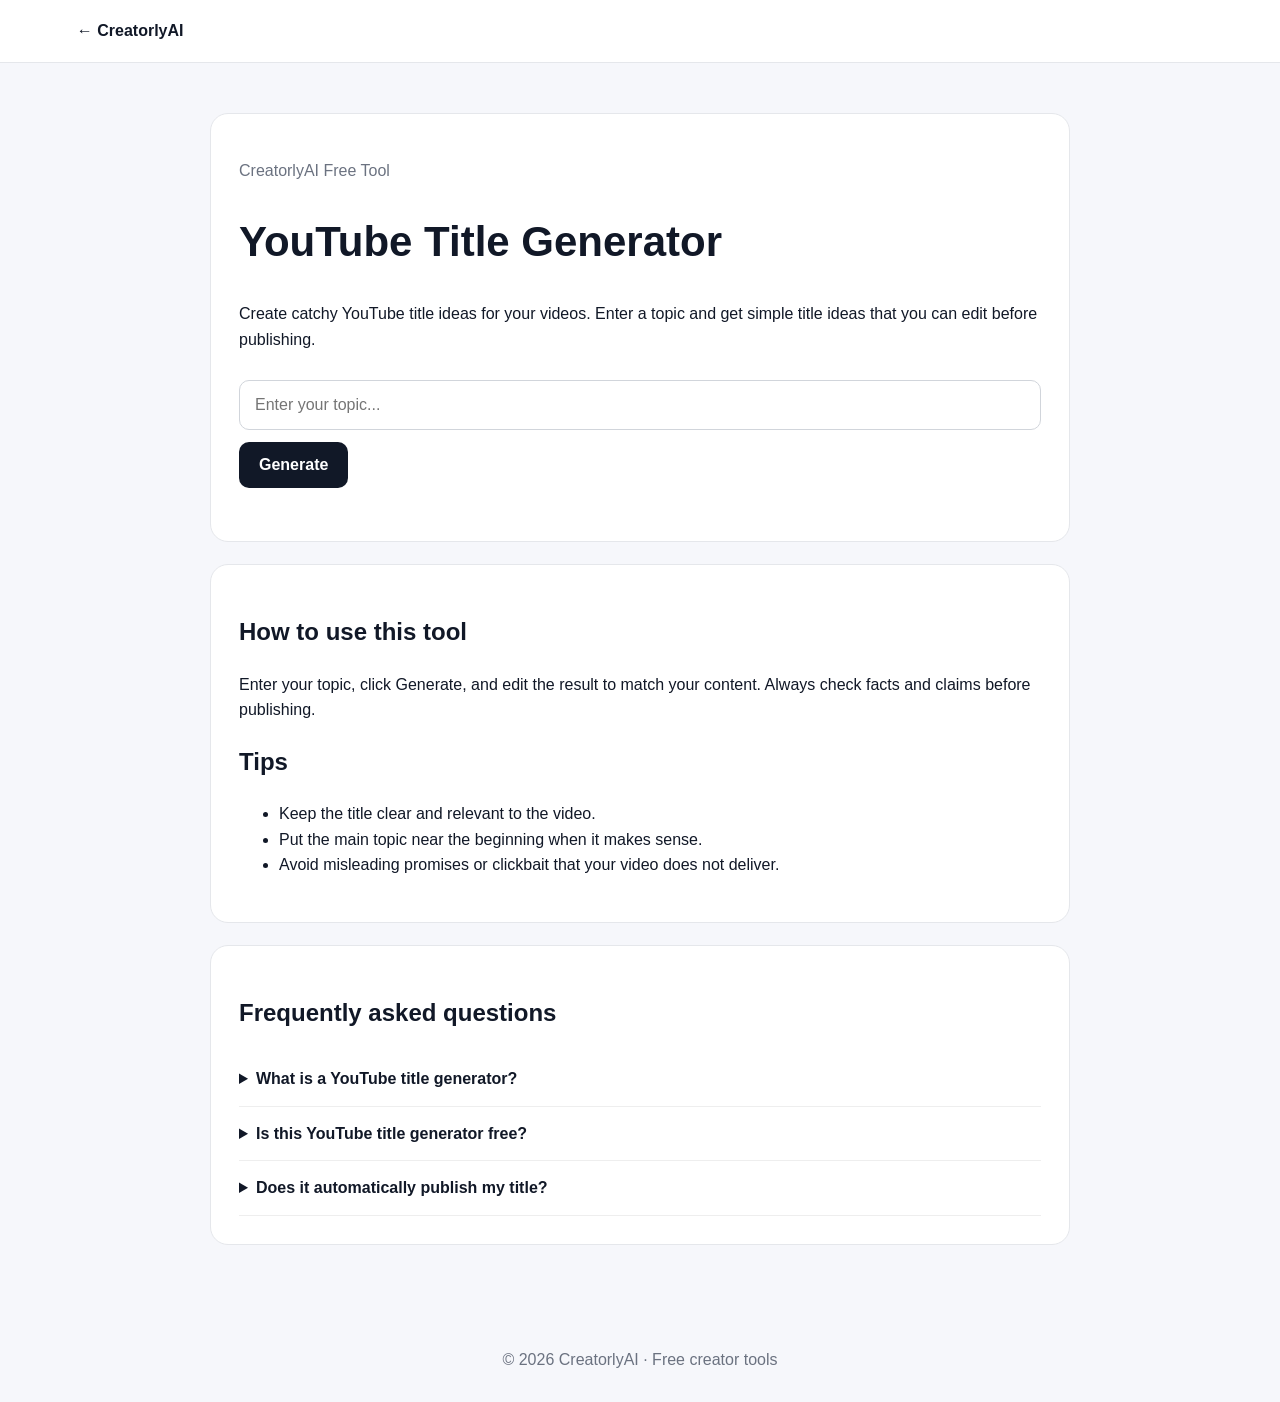
<file: youtube-title-generator/index.html>
<!doctype html>
<html lang="en">
<head>
<meta charset="utf-8">
<meta name="viewport" content="width=device-width,initial-scale=1">

<!-- Google tag (gtag.js) -->
<script async src="https://www.googletagmanager.com/gtag/js?id=G-PG16GCTCJ8"></script>
<script>
  window.dataLayer = window.dataLayer || [];
  function gtag(){dataLayer.push(arguments);}
  gtag('js', new Date());

  gtag('config', 'G-PG16GCTCJ8');
</script>

<title>YouTube Title Generator | CreatorlyAI</title>
<meta name="description" content="Create catchy YouTube title ideas with CreatorlyAI's free YouTube Title Generator. Get multiple title ideas for videos, Shorts and content topics.">

<link rel="canonical" href="https://creatorlyai-search-console-ready.vercel.app/youtube-title-generator/">

<script type="application/ld+json">
{
  "@context":"https://schema.org",
  "@type":"BreadcrumbList",
  "itemListElement":[
    {
      "@type":"ListItem",
      "position":1,
      "name":"CreatorlyAI",
      "item":"https://creatorlyai-search-console-ready.vercel.app/"
    },
    {
      "@type":"ListItem",
      "position":2,
      "name":"YouTube Title Generator",
      "item":"https://creatorlyai-search-console-ready.vercel.app/youtube-title-generator/"
    }
  ]
}
</script>

<style>
*{box-sizing:border-box}
body{margin:0;font-family:Arial,sans-serif;background:#f6f7fb;color:#111827;line-height:1.6}
nav{padding:18px 6%;background:#fff;border-bottom:1px solid #e5e7eb}
nav a{text-decoration:none;color:#111827;font-weight:700}
main{max-width:900px;margin:auto;padding:50px 20px}
.card{background:#fff;border:1px solid #e5e7eb;border-radius:18px;padding:28px;margin-bottom:22px}
h1{font-size:42px;line-height:1.15}
input{width:100%;padding:15px;border:1px solid #d1d5db;border-radius:10px;font-size:16px;margin:12px 0}
button{border:0;border-radius:10px;padding:14px 20px;font-size:16px;font-weight:700;cursor:pointer;background:#111827;color:#fff}
.result-item{padding:14px 0;border-bottom:1px solid #eee}
details{padding:14px 0;border-bottom:1px solid #eee}
summary{cursor:pointer;font-weight:700}
footer{text-align:center;padding:30px;color:#6b7280}
.small{color:#6b7280}
</style>
</head>

<body>
<nav>
<a href="https://creatorlyai-search-console-ready.vercel.app/">← CreatorlyAI</a>
</nav>

<main>

<section class="card">
<p class="small">CreatorlyAI Free Tool</p>

<h1>YouTube Title Generator</h1>

<p>Create catchy YouTube title ideas for your videos. Enter a topic and get simple title ideas that you can edit before publishing.</p>

<input id="topic" placeholder="Enter your topic..." aria-label="Enter your topic">

<button id="generate">Generate</button>

<div id="result" style="margin-top:25px"></div>
</section>

<section class="card">
<h2>How to use this tool</h2>

<p>Enter your topic, click Generate, and edit the result to match your content. Always check facts and claims before publishing.</p>

<h2>Tips</h2>

<ul>
<li>Keep the title clear and relevant to the video.</li>
<li>Put the main topic near the beginning when it makes sense.</li>
<li>Avoid misleading promises or clickbait that your video does not deliver.</li>
</ul>
</section>

<section class="card">
<h2>Frequently asked questions</h2>

<details>
<summary>What is a YouTube title generator?</summary>
<p>A YouTube title generator creates title ideas from a topic so you have several starting points for your video title.</p>
</details>

<details>
<summary>Is this YouTube title generator free?</summary>
<p>Yes. CreatorlyAI provides this browser-based tool for free.</p>
</details>

<details>
<summary>Does it automatically publish my title?</summary>
<p>No. The tool only creates ideas in your browser.</p>
</details>

</section>

</main>

<footer>
© 2026 CreatorlyAI · Free creator tools
</footer>

<script>
const TEMPLATES=[
'How to {x} (Complete Guide)',
'{x}: 7 Things You Need to Know',
'The
</file>
